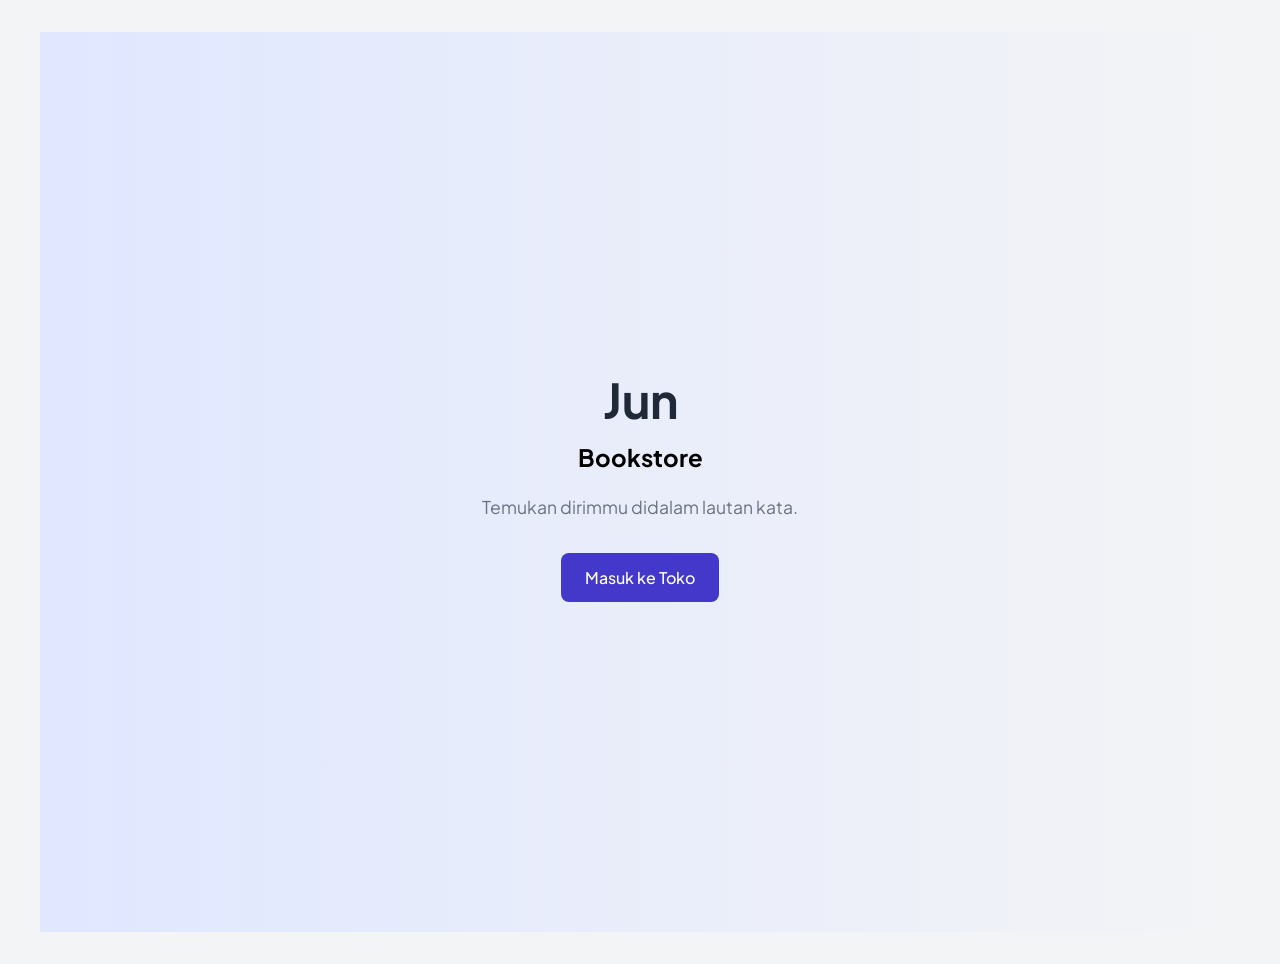
<file: index.html>
<!doctype html>
<html lang="id">
  <head>
    <meta charset="UTF-8" />
    <meta name="viewport" content="width=device-width, initial-scale=1.0" />
    <title>Sekitani Jun - Toko Buku Online</title>
    <link rel="stylesheet" href="css/style.css" />
    <style>
      .hero {
        display: flex;
        flex-direction: column;
        align-items: center;
        justify-content: center;
        height: 100vh;
        text-align: center;
        background: linear-gradient(to right, #e0e7ff, #f3f4f6);
      }
    </style>
  </head>
  <body style="overflow: hidden">
    <!-- CSS Inline -->
    <main class="hero">
      <h1 style="font-size: 3rem; color: var(--text-dark); margin-bottom: 1rem">
        Jun <span class="logo" style="color: #000">Bookstore</span>
      </h1>
      <p
        style="font-size: 1.1rem; color: var(--text-muted); margin-bottom: 2rem"
      >
        Temukan dirimmu didalam lautan kata.
      </p>
      <a href="login.html" class="btn" style="text-decoration: none"
        >Masuk ke Toko</a
      >
    </main>
  </body>
</html>
</file>
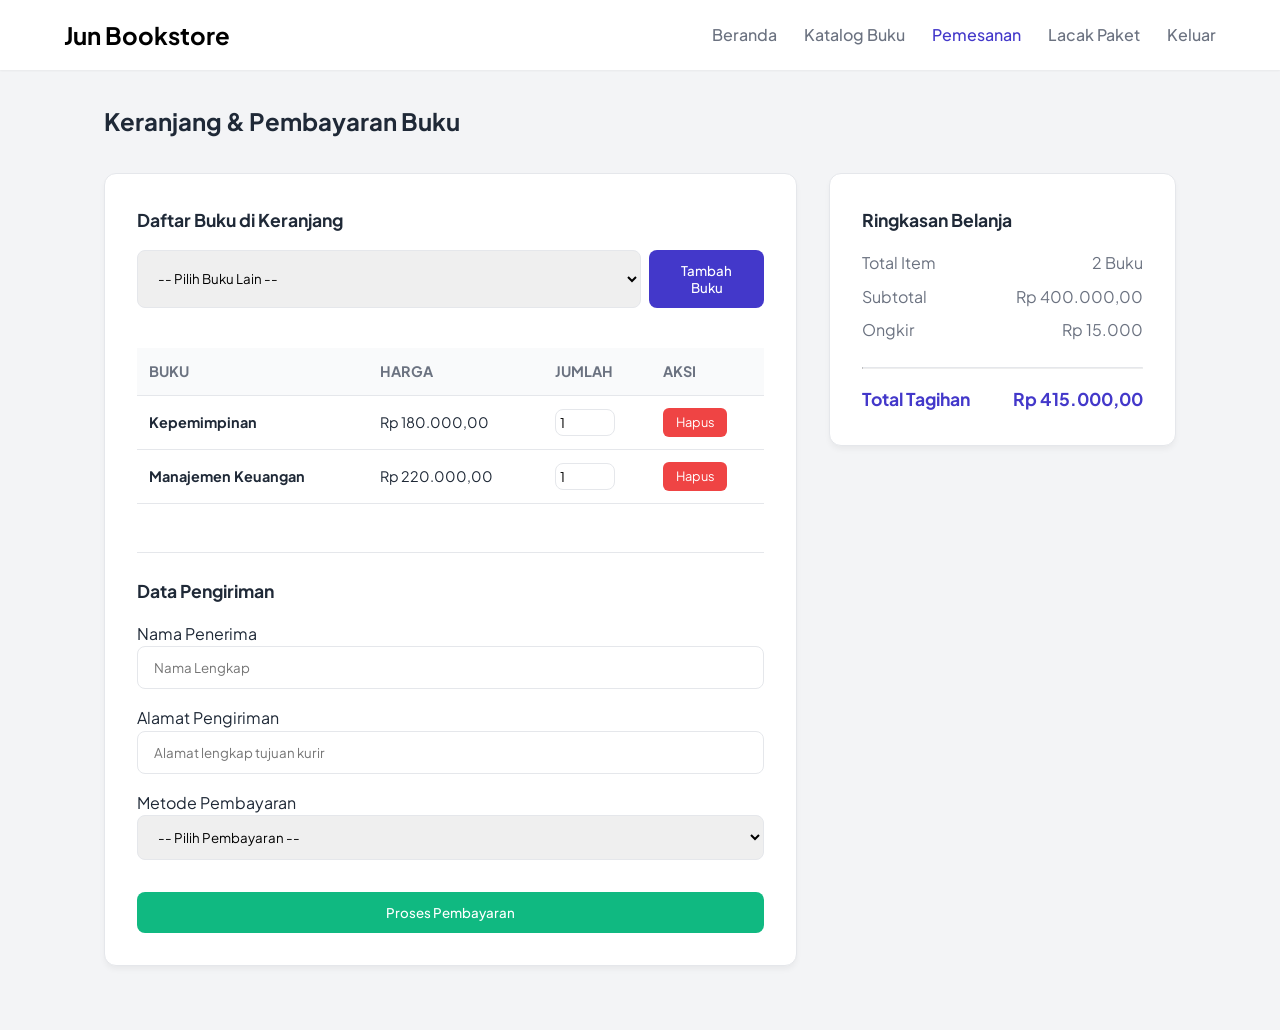
<file: checkout.html>
<!doctype html>
<html lang="id">
  <head>
    <meta charset="UTF-8" />
    <meta name="viewport" content="width=device-width, initial-scale=1.0" />
    <title>Pemesanan & Keranjang Buku</title>
    <link rel="stylesheet" href="css/style.css" />
  </head>
  <body>
    <header class="navbar">
      <a href="dashboard.html" class="logo" style="color: #000"
        >Jun Bookstore</a
      >
      <nav>
        <a href="dashboard.html">Beranda</a>
        <a href="stok.html">Katalog Buku</a>
        <a href="checkout.html" class="active">Pemesanan</a>
        <a href="tracking.html">Lacak Paket</a>
        <a href="#" onclick="handleLogout()">Keluar</a>
      </nav>
    </header>

    <main>
      <h2 style="margin-bottom: 2rem">Keranjang & Pembayaran Buku</h2>

      <div
        style="display: grid; grid-template-columns: 2fr 1fr; gap: 2rem"
        id="checkoutLayout"
      >
        <!-- Kolom Kiri: Keranjang & Form Pengiriman -->
        <section class="card">
          <h3 style="margin-bottom: 1rem; font-size: 1.1rem">
            Daftar Buku di Keranjang
          </h3>

          <!-- Fitur Tambah Buku ke Keranjang -->
          <div style="display: flex; gap: 0.5rem; margin-bottom: 1.5rem">
            <select id="pilihBukuTambah" style="margin-bottom: 0">
              <!-- Opsi akan diisi otomatis oleh JS -->
            </select>
            <button type="button" class="btn" onclick="tambahItemKeKeranjang()">
              Tambah Buku
            </button>
          </div>

          <!-- Tabel Item Keranjang -->
          <div style="overflow-x: auto">
            <table class="cart-table">
              <thead>
                <tr>
                  <th>Buku</th>
                  <th>Harga</th>
                  <th>Jumlah</th>
                  <th>Aksi</th>
                </tr>
              </thead>
              <tbody id="tabelKeranjang">
                <!-- Dirender dinamis oleh JS -->
              </tbody>
            </table>
          </div>

          <hr
            style="
              margin: 1.5rem 0;
              border: none;
              border-top: 1px solid var(--border);
            "
          />

          <h3 style="margin-bottom: 1rem; font-size: 1.1rem">
            Data Pengiriman
          </h3>
          <form id="formCheckout" onsubmit="prosesPembayaran(event)">
            <label>Nama Penerima</label>
            <input
              type="text"
              id="namaPenerima"
              required
              placeholder="Nama Lengkap"
            />

            <label>Alamat Pengiriman</label>
            <input
              type="text"
              id="alamatPenerima"
              required
              placeholder="Alamat lengkap tujuan kurir"
            />

            <label>Metode Pembayaran</label>
            <select id="metodeBayar" required>
              <option value="">-- Pilih Pembayaran --</option>
              <option value="Transfer Bank BCA">Transfer Bank BCA</option>
              <option value="QRIS / E-Wallet">QRIS / E-Wallet</option>
              <option value="COD (Bayar di Tempat)">
                COD (Bayar di Tempat)
              </option>
            </select>

            <button
              type="submit"
              class="btn"
              style="width: 100%; margin-top: 1rem; background-color: #10b981"
            >
              Proses Pembayaran
            </button>
          </form>
        </section>

        <!-- Kolom Kanan: Ringkasan Total -->
        <aside class="card" style="height: fit-content">
          <h3 style="font-size: 1.1rem; margin-bottom: 1rem">
            Ringkasan Belanja
          </h3>
          <div
            style="
              display: flex;
              justify-content: space-between;
              margin-bottom: 0.5rem;
              color: var(--text-muted);
            "
          >
            <span>Total Item</span><span id="summaryTotalItem">0 Buku</span>
          </div>
          <div
            style="
              display: flex;
              justify-content: space-between;
              margin-bottom: 0.5rem;
              color: var(--text-muted);
            "
          >
            <span>Subtotal</span><span id="summarySubtotal">Rp 0</span>
          </div>
          <div
            style="
              display: flex;
              justify-content: space-between;
              margin-bottom: 1.5rem;
              color: var(--text-muted);
            "
          >
            <span>Ongkir</span><span>Rp 15.000</span>
          </div>
          <hr style="margin: 1rem 0; border-top: 1px solid var(--border)" />
          <div
            style="
              display: flex;
              justify-content: space-between;
              font-weight: bold;
              font-size: 1.1rem;
              color: var(--primary);
            "
          >
            <span>Total Tagihan</span
            ><span id="summaryTotalTagihan">Rp 15.000</span>
          </div>
        </aside>
      </div>

      <!-- Area Struk Pembayaran (Awalnya disembunyikan, muncul saat tombol proses ditekan) -->
      <div
        id="areaStruk"
        style="display: none; max-width: 600px; margin: 0 auto"
      >
        <!-- Struk dirender via JS -->
      </div>
    </main>

    <script src="js/data.js"></script>
    <script src="js/script.js"></script>
  </body>
</html>
</file>
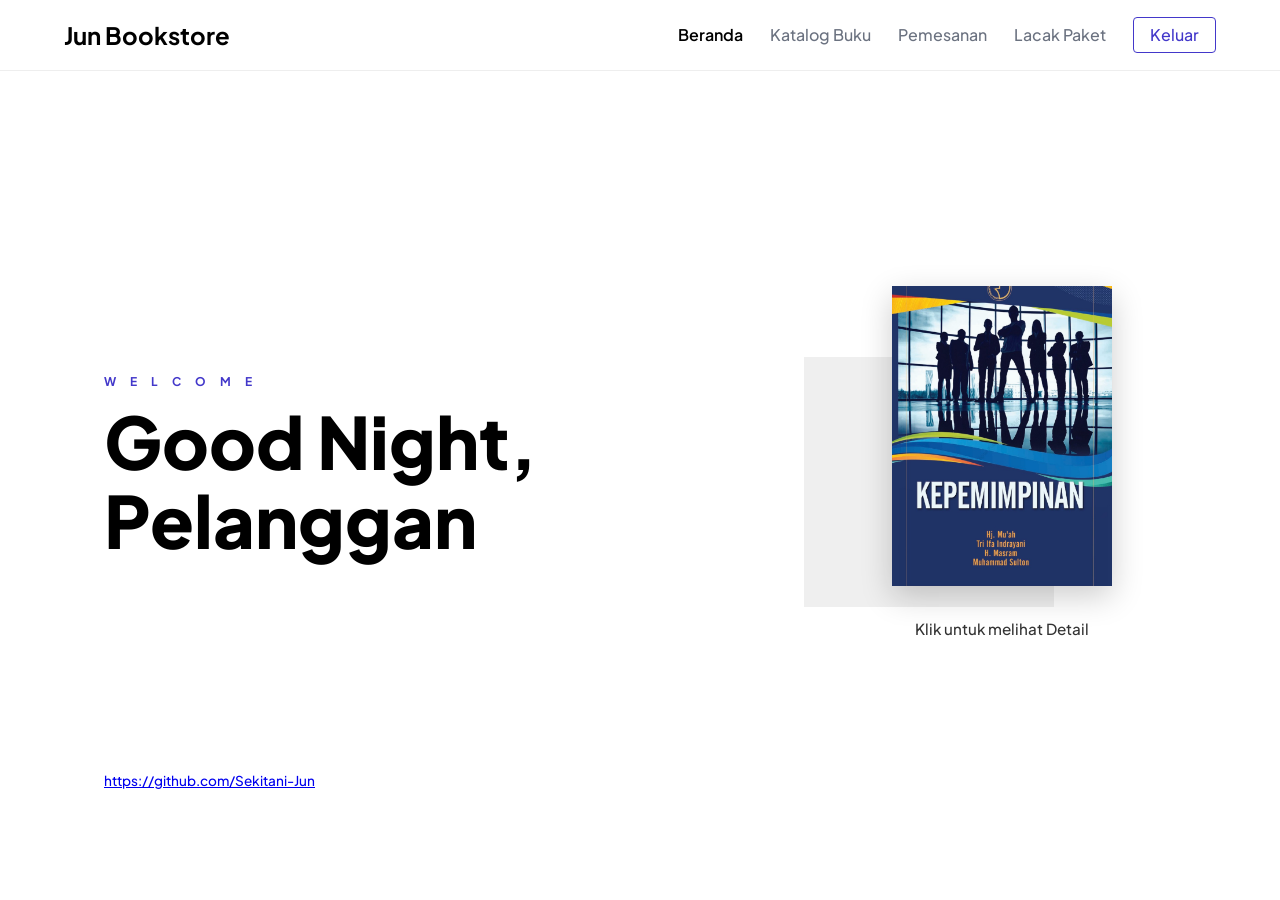
<file: dashboard.html>
<!doctype html>
<html lang="id">
  <head>
    <meta charset="UTF-8" />
    <meta name="viewport" content="width=device-width, initial-scale=1.0" />
    <title>Dashboard Toko</title>
    <link rel="stylesheet" href="css/style.css" />
    <style>
      .fade-transition {
        transition: opacity 0.4s ease-in-out;
      }

      /* Layout khusus halaman dashboard baru */
      .dash-layout {
        display: flex;
        justify-content: space-between;
        align-items: center;
        min-height: 80vh;
        position: relative;
        padding: 0 5%;
      }
      .dash-text h1 {
        font-size: 4.5rem;
        font-weight: 800;
        color: #000;
        line-height: 1.1;
        margin-top: 0.5rem;
      }
      .dash-footer {
        position: absolute;
        bottom: 2rem;
        font-size: 0.85rem;
        color: var(--text-dark);
        font-weight: 500;
      }
      .dash-image-wrapper {
        position: relative;
        margin-right: 4rem;
        display: flex;
        flex-direction: column;
        align-items: center;
      }
      .gray-box {
        position: absolute;
        width: 250px;
        height: 250px;
        background-color: #efefef;
        top: 20%;
        left: -40%;
        z-index: 0;
      }
    </style>
  </head>
  <body style="background-color: #ffffff">
    <header
      class="navbar"
      style="box-shadow: none; border-bottom: 1px solid #eee"
    >
      <a href="dashboard.html" class="logo" style="color: #000"
        >Jun Bookstore</a
      >
      <nav>
        <a
          href="dashboard.html"
          class="active"
          style="color: #000; font-weight: 600"
          >Beranda</a
        >
        <a href="stok.html">Katalog Buku</a>
        <a href="checkout.html">Pemesanan</a>
        <a href="tracking.html">Lacak Paket</a>
        <a
          href="#"
          onclick="handleLogout()"
          class="btn-outline"
          style="padding: 0.4rem 1rem; border-radius: 4px"
          >Keluar</a
        >
      </nav>
    </header>

    <main class="dash-layout">
      <!-- KOLOM KIRI: Teks Sambutan -->
      <div class="dash-text">
        <span
          style="
            color: #4338ca;
            letter-spacing: 6px;
            font-size: 0.75rem;
            font-weight: 700;
          "
          >W E L C O M E</span
        >
        <h1>Welcome,<br /><span id="greetingName">[nama user]</span></h1>
      </div>

      <div class="dash-footer">
        <a
          href="https://github.com/Sekitani-Jun"
          target="_blank"
          rel="noopener noreferrer"
          >https://github.com/Sekitani-Jun</a
        >
      </div>

      <!-- KOLOM KANAN: Showcase Buku Bergerak -->
      <div class="dash-image-wrapper">
        <div class="gray-box"></div>
        <div
          id="bookShowcase"
          class="fade-transition"
          style="cursor: pointer; position: relative; z-index: 1"
          onclick="bukaDetailBuku()"
        >
          <!-- Gambar disuntikkan oleh JS -->
        </div>
        <p
          style="
            margin-top: 1.5rem;
            font-size: 0.95rem;
            color: #333;
            z-index: 1;
            font-weight: 500;
          "
        >
          Klik untuk melihat Detail
        </p>
      </div>
    </main>

    <!-- Modal Detail Buku -->
    <div id="modalDetailBuku" class="modal">
      <div class="modal-content" style="max-width: 650px; padding: 2.5rem">
        <span class="close" onclick="closeModal('modalDetailBuku')"
          >&times;</span
        >
        <div id="isiDetailBuku"></div>
      </div>
    </div>

    <script src="js/data.js"></script>
    <script src="js/script.js"></script>
  </body>
</html>
</file>
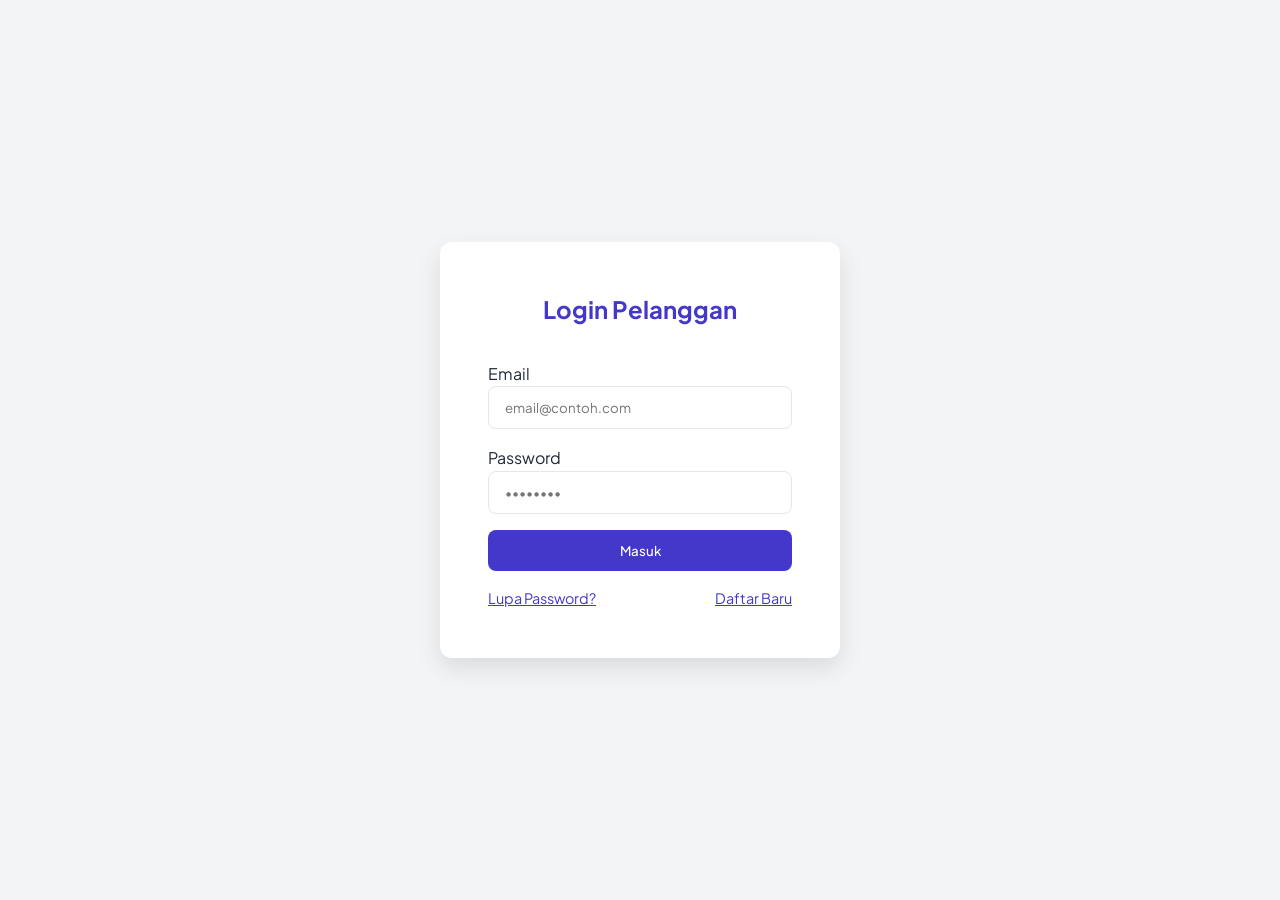
<file: login.html>
<!doctype html>
<html lang="id">
  <head>
    <meta charset="UTF-8" />
    <meta name="viewport" content="width=device-width, initial-scale=1.0" />
    <title>Login Toko Buku</title>
    <link rel="stylesheet" href="css/style.css" />
    <style>
      /* CSS Internal */
      .login-wrap {
        display: flex;
        justify-content: center;
        align-items: center;
        min-height: 100vh;
      }
      .login-box {
        background: white;
        padding: 3rem;
        border-radius: 12px;
        box-shadow: 0 10px 25px rgba(0, 0, 0, 0.1);
        width: 100%;
        max-width: 400px;
      }
      .flex-between {
        display: flex;
        justify-content: space-between;
        margin-top: 1rem;
        font-size: 0.9rem;
      }
    </style>
  </head>
  <body>
    <div class="login-wrap">
      <div class="login-box">
        <h2
          style="text-align: center; color: var(--primary); margin-bottom: 2rem"
        >
          Login Pelanggan
        </h2>
        <form onsubmit="handleLogin(event)">
          <label>Email</label>
          <input
            type="email"
            id="email"
            required
            placeholder="email@contoh.com"
          />
          <label>Password</label>
          <input
            type="password"
            id="password"
            required
            placeholder="••••••••"
          />
          <button type="submit" class="btn" style="width: 100%">Masuk</button>
        </form>
        <div class="flex-between">
          <a
            href="#"
            onclick="openModal('modalLupa')"
            style="color: var(--primary)"
            >Lupa Password?</a
          >
          <a
            href="#"
            onclick="openModal('modalDaftar')"
            style="color: var(--primary)"
            >Daftar Baru</a
          >
        </div>
      </div>
    </div>

    <!-- Modal Lupa Password -->
    <div id="modalLupa" class="modal">
      <div class="modal-content">
        <span class="close" onclick="closeModal('modalLupa')">&times;</span>
        <h3>Reset Password</h3>
        <p style="margin-top: 1rem; color: var(--text-muted)">
          Silakan hubungi CS Toko Buku untuk reset sandi.
        </p>
      </div>
    </div>

    <!-- Modal Daftar -->
    <div id="modalDaftar" class="modal">
      <div class="modal-content">
        <span class="close" onclick="closeModal('modalDaftar')">&times;</span>
        <h3 style="margin-bottom: 1rem">Pendaftaran Pelanggan</h3>
        <form onsubmit="handleRegister(event)">
          <input type="text" id="regNama" required placeholder="Nama Lengkap" />
          <input
            type="email"
            id="regEmail"
            required
            placeholder="Alamat Email"
          />
          <input
            type="password"
            id="regPassword"
            required
            placeholder="Buat Password"
          />
          <button type="submit" class="btn" style="width: 100%">
            Daftar Sekarang
          </button>
        </form>
      </div>
    </div>

    <script src="js/data.js"></script>
    <script src="js/script.js"></script>
  </body>
</html>
</file>
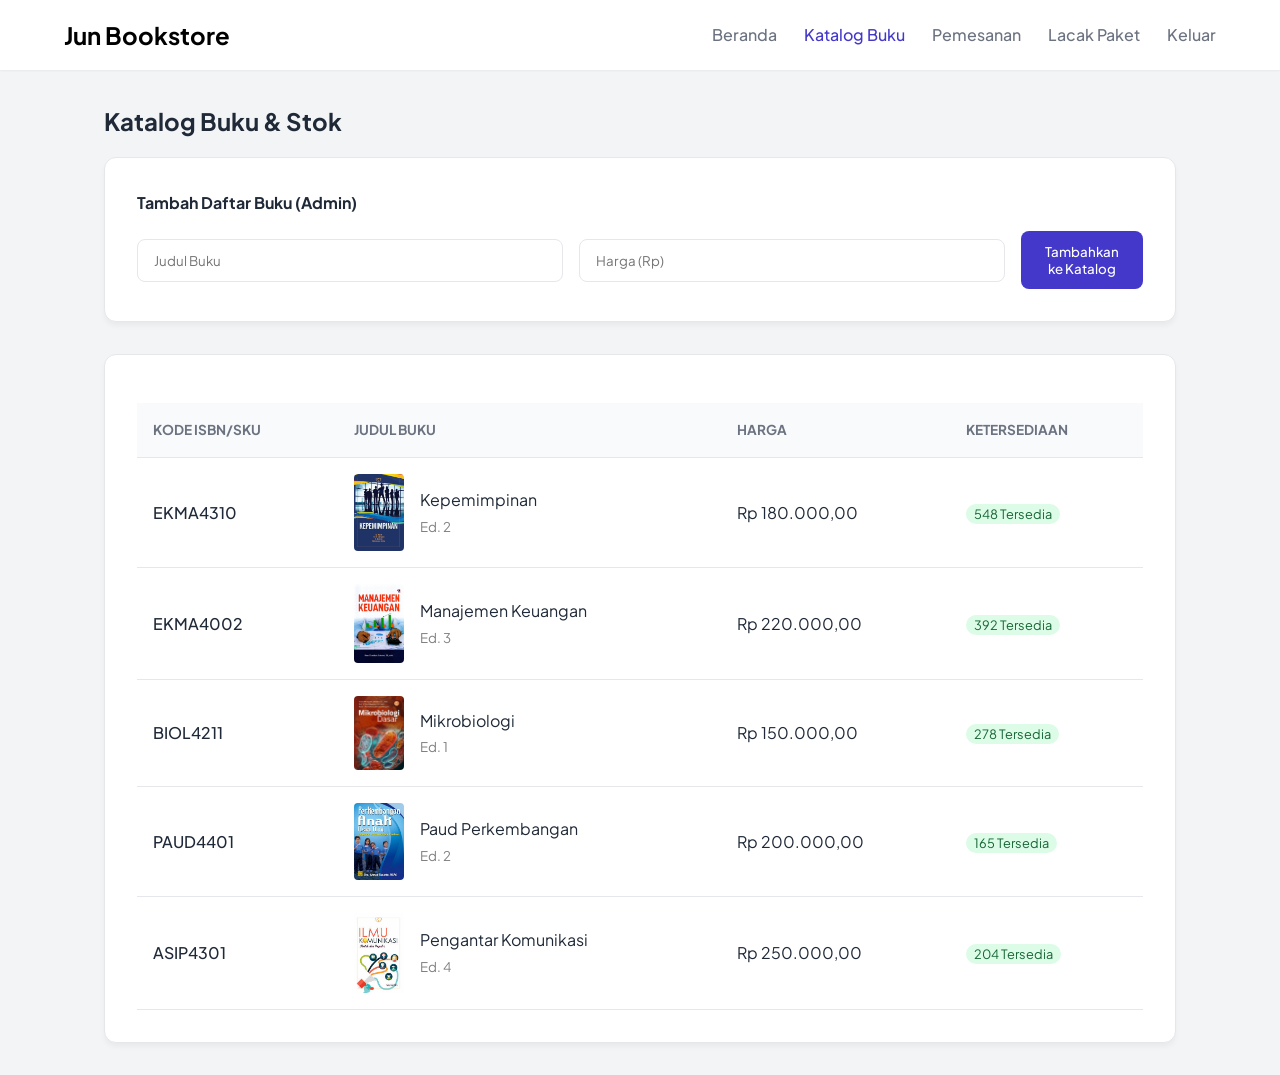
<file: stok.html>
<!doctype html>
<html lang="id">
  <head>
    <meta charset="UTF-8" />
    <meta name="viewport" content="width=device-width, initial-scale=1.0" />
    <title>Katalog Buku</title>
    <link rel="stylesheet" href="css/style.css" />
  </head>
  <body>
    <header class="navbar">
      <a href="dashboard.html" class="logo" style="color: #000"
        >Jun Bookstore</a
      >
      <nav>
        <a href="dashboard.html">Beranda</a>
        <a href="stok.html" class="active">Katalog Buku</a>
        <a href="checkout.html">Pemesanan</a>
        <a href="tracking.html">Lacak Paket</a>
        <a href="#" onclick="handleLogout()">Keluar</a>
      </nav>
    </header>
    <main>
      <h2 style="margin-bottom: 1rem">Katalog Buku & Stok</h2>

      <!-- Form Manipulasi DOM Baris Baru -->
      <section class="card">
        <h4>Tambah Daftar Buku (Admin)</h4>
        <form
          onsubmit="tambahBukuBaru(event)"
          style="
            display: flex;
            gap: 1rem;
            margin-top: 1rem;
            align-items: center;
          "
        >
          <input
            type="text"
            id="namaBuku"
            required
            placeholder="Judul Buku"
            style="margin: 0"
          />
          <input
            type="number"
            id="hargaBuku"
            required
            placeholder="Harga (Rp)"
            style="margin: 0"
          />
          <button type="submit" class="btn">Tambahkan ke Katalog</button>
        </form>
      </section>

      <section class="card" style="overflow-x: auto">
        <table>
          <thead>
            <tr>
              <th>Kode ISBN/SKU</th>
              <th>Judul Buku</th>
              <th>Harga</th>
              <th>Ketersediaan</th>
            </tr>
          </thead>
          <tbody id="tabelKatalog">
            <!-- Javascript DOM merender daftar buku di sini -->
          </tbody>
        </table>
      </section>
    </main>
    <script src="js/data.js"></script>
    <script src="js/script.js"></script>
  </body>
</html>
</file>
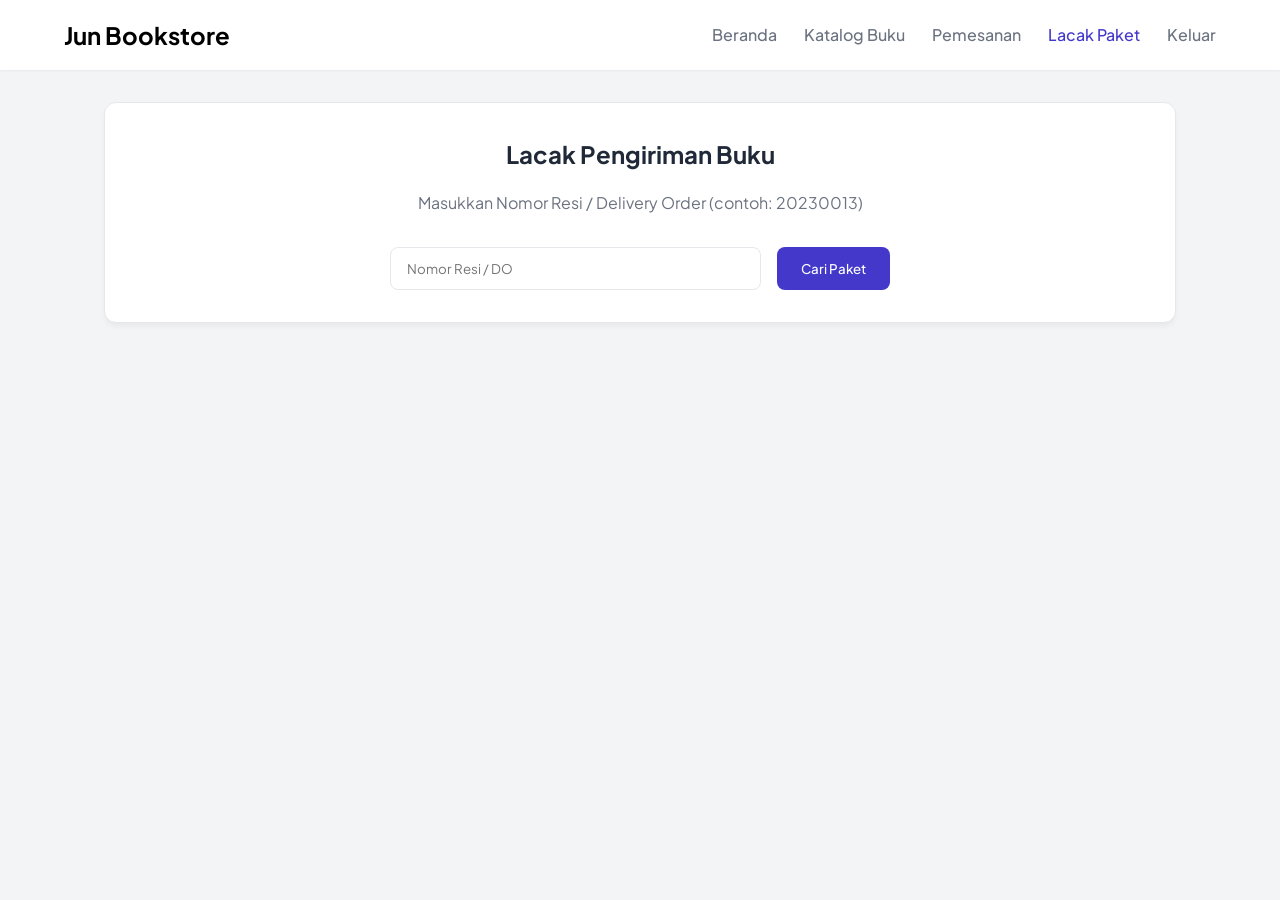
<file: tracking.html>
<!doctype html>
<html lang="id">
  <head>
    <meta charset="UTF-8" />
    <meta name="viewport" content="width=device-width, initial-scale=1.0" />
    <title>Lacak Pesanan</title>
    <link rel="stylesheet" href="css/style.css" />
  </head>
  <body>
    <header class="navbar">
      <a href="dashboard.html" class="logo" style="color: #000"
        >Jun Bookstore</a
      >
      <nav>
        <a href="dashboard.html">Beranda</a>
        <a href="stok.html">Katalog Buku</a>
        <a href="checkout.html">Pemesanan</a>
        <a href="tracking.html" class="active">Lacak Paket</a>
        <a href="#" onclick="handleLogout()">Keluar</a>
      </nav>
    </header>
    <main>
      <section class="card" style="text-align: center">
        <h2 style="margin-bottom: 1rem">Lacak Pengiriman Buku</h2>
        <p style="color: var(--text-muted); margin-bottom: 2rem">
          Masukkan Nomor Resi / Delivery Order (contoh: 20230013)
        </p>

        <div
          style="
            display: flex;
            justify-content: center;
            gap: 1rem;
            max-width: 500px;
            margin: auto;
          "
        >
          <input
            type="text"
            id="inputDO"
            placeholder="Nomor Resi / DO"
            style="margin: 0; flex: 1"
          />
          <button class="btn" onclick="cariResi()">Cari Paket</button>
        </div>
      </section>

      <!-- Hasil pencarian DOM (Progress Bar & Tabel/List) muncul di div ini -->
      <div id="hasilTracking" style="max-width: 600px; margin: auto"></div>
    </main>

    <script src="js/data.js"></script>
    <script src="js/script.js"></script>
  </body>
</html>
</file>
<file: css/style.css>
/* css/style.css */
@import url("https://fonts.googleapis.com/css2?family=Plus+Jakarta+Sans:wght@300;400;500;600;700&display=swap");
:root {
  --primary: #4338ca; /* Indigo Modern */
  --primary-hover: #3730a3;
  --bg-color: #f3f4f6;
  --card-bg: #ffffff;
  --text-dark: #1f2937;
  --text-muted: #6b7280;
  --border: #e5e7eb;
}

* {
  margin: 0;
  padding: 0;
  box-sizing: border-box;
  font-family: "Plus Jakarta Sans", sans-serif;
}
body {
  background-color: var(--bg-color);
  color: var(--text-dark);
  line-height: 1.6;
}

/* Navbar Semantic */
header.navbar {
  background: var(--card-bg);
  padding: 1rem 5%;
  box-shadow: 0 1px 2px rgba(0, 0, 0, 0.05);
  display: flex;
  justify-content: space-between;
  align-items: center;
  position: sticky;
  top: 0;
  z-index: 100;
}
.logo {
  font-size: 1.5rem;
  font-weight: 700;
  color: var(--primary);
  text-decoration: none;
  display: flex;
  align-items: center;
  gap: 0.5rem;
}
nav a {
  color: var(--text-muted);
  text-decoration: none;
  margin-left: 1.5rem;
  font-weight: 500;
  transition: color 0.3s;
}
nav a:hover,
nav a.active {
  color: var(--primary);
}

/* Main Semantic Container */
main {
  max-width: 1200px;
  margin: 2rem auto;
  padding: 0 5%;
}
.card {
  background: var(--card-bg);
  border-radius: 12px;
  padding: 2rem;
  box-shadow: 0 4px 6px -1px rgba(0, 0, 0, 0.05);
  margin-bottom: 2rem;
  border: 1px solid var(--border);
}

/* Buttons & Inputs */
.btn {
  background: var(--primary);
  color: white;
  border: none;
  padding: 0.75rem 1.5rem;
  border-radius: 8px;
  cursor: pointer;
  font-weight: 500;
  transition: background 0.3s;
}
.btn:hover {
  background: var(--primary-hover);
}
.btn-outline {
  background: transparent;
  color: var(--primary);
  border: 1px solid var(--primary);
}
input,
select {
  width: 100%;
  padding: 0.75rem 1rem;
  margin-bottom: 1rem;
  border: 1px solid var(--border);
  border-radius: 8px;
  outline: none;
}
input:focus,
select:focus {
  border-color: var(--primary);
  box-shadow: 0 0 0 3px rgba(67, 56, 202, 0.1);
}

/* Tables */
table {
  width: 100%;
  border-collapse: collapse;
  margin-top: 1rem;
}
th,
td {
  padding: 1rem;
  text-align: left;
  border-bottom: 1px solid var(--border);
}
th {
  background: #f9fafb;
  color: var(--text-muted);
  font-size: 0.85rem;
  text-transform: uppercase;
}

/* Modals */
.modal {
  display: none;
  position: fixed;
  inset: 0;
  background: rgba(0, 0, 0, 0.5);
  z-index: 1000;
  align-items: center;
  justify-content: center;
}
.modal-content {
  background: var(--card-bg);
  width: 90%;
  max-width: 400px;
  padding: 2rem;
  border-radius: 12px;
  position: relative;
  margin: 10vh auto;
  animation: slideDown 0.3s ease;
}
.close {
  position: absolute;
  top: 1rem;
  right: 1.5rem;
  font-size: 1.5rem;
  cursor: pointer;
  color: var(--text-muted);
}
@keyframes slideDown {
  from {
    transform: translateY(-20px);
    opacity: 0;
  }
  to {
    transform: translateY(0);
    opacity: 1;
  }
}

/* Tambahan CSS untuk Keranjang & Struk */
.cart-table {
  width: 100%;
  border-collapse: collapse;
  margin-bottom: 1.5rem;
}
.cart-table th,
.cart-table td {
  padding: 0.75rem;
  border-bottom: 1px solid var(--border);
  text-align: left;
  font-size: 0.9rem;
}
.btn-danger {
  background: #ef4444;
  color: white;
  border: none;
  padding: 0.4rem 0.8rem;
  border-radius: 6px;
  cursor: pointer;
  font-size: 0.8rem;
}
.btn-danger:hover {
  background: #dc2626;
}

/* Gaya Khusus Struk Pembayaran */
.receipt-box {
  background: #fff;
  padding: 2rem;
  border-radius: 8px;
  border: 1px dashed var(--primary);
  font-family: "Courier New", Courier, monospace;
}
.receipt-header {
  text-align: center;
  margin-bottom: 1.5rem;
}
.receipt-row {
  display: flex;
  justify-content: space-between;
  margin-bottom: 0.5rem;
  font-size: 0.9rem;
}
</file>
